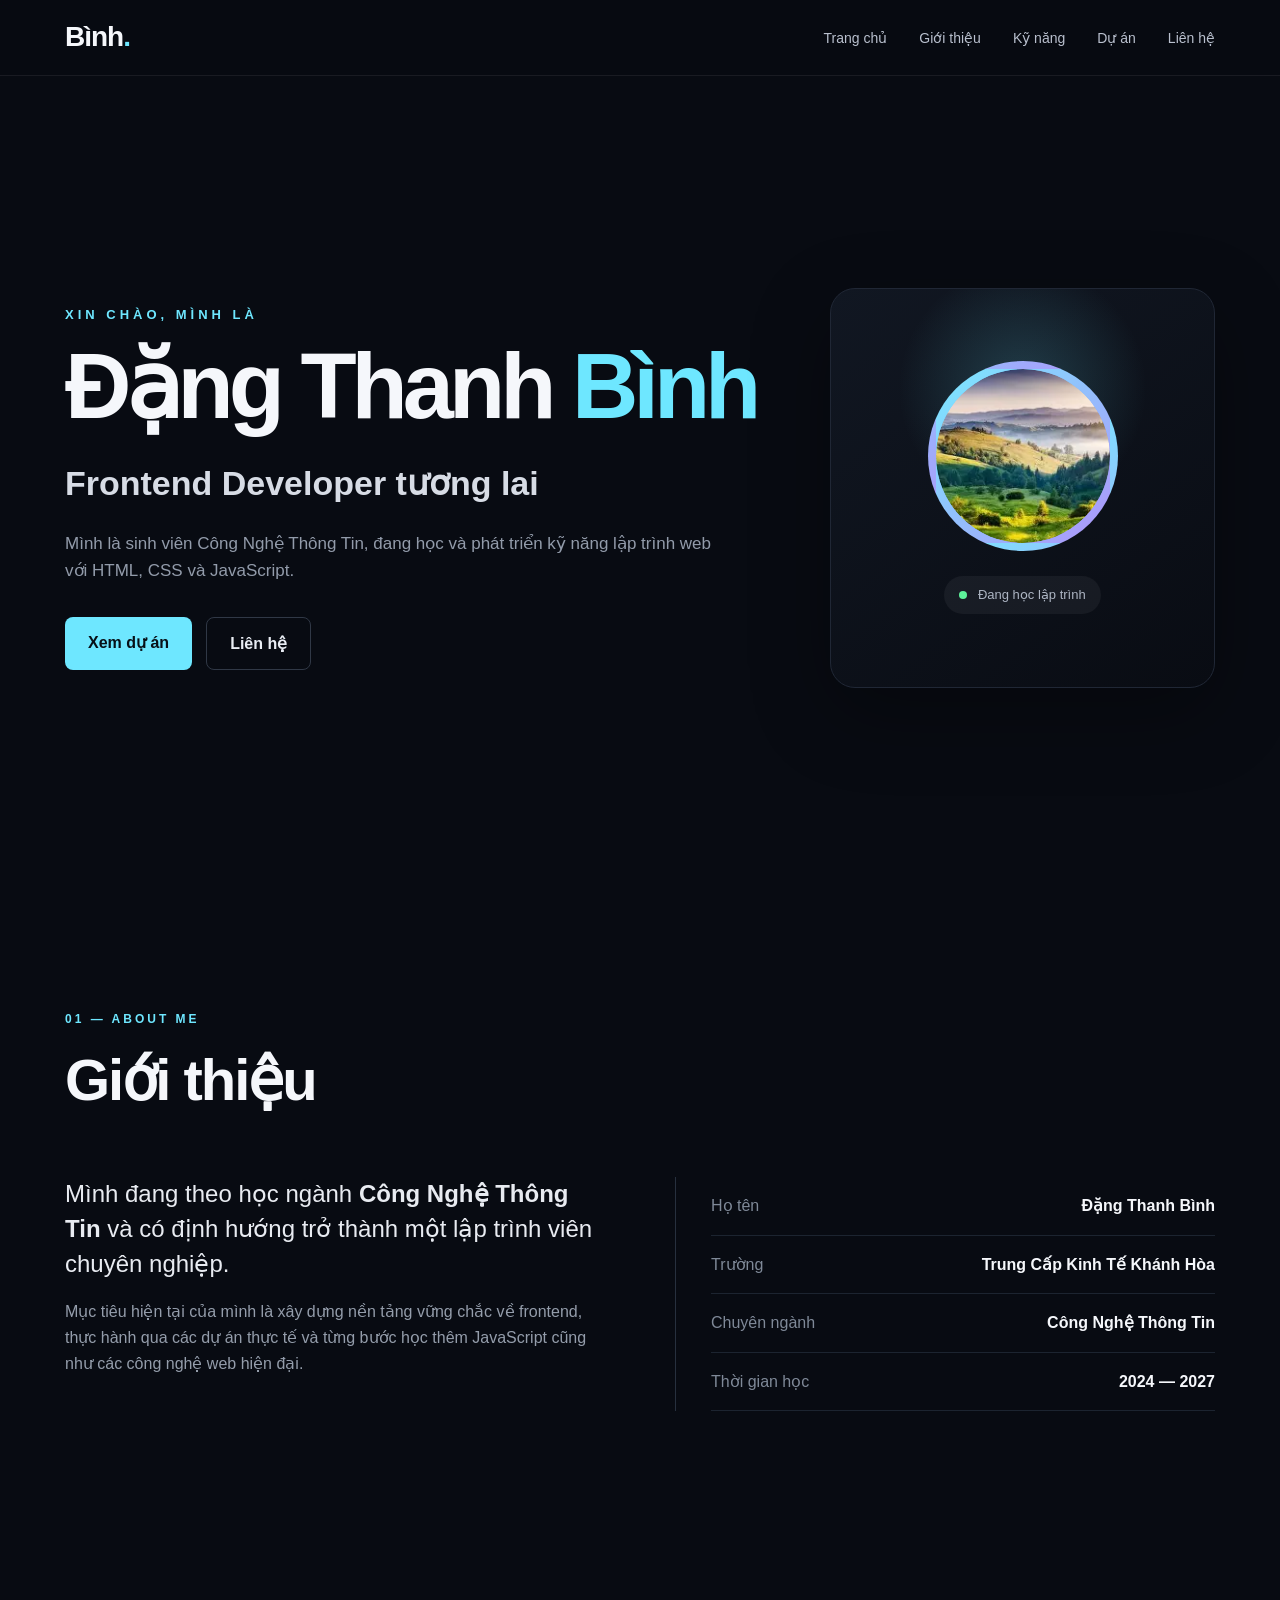
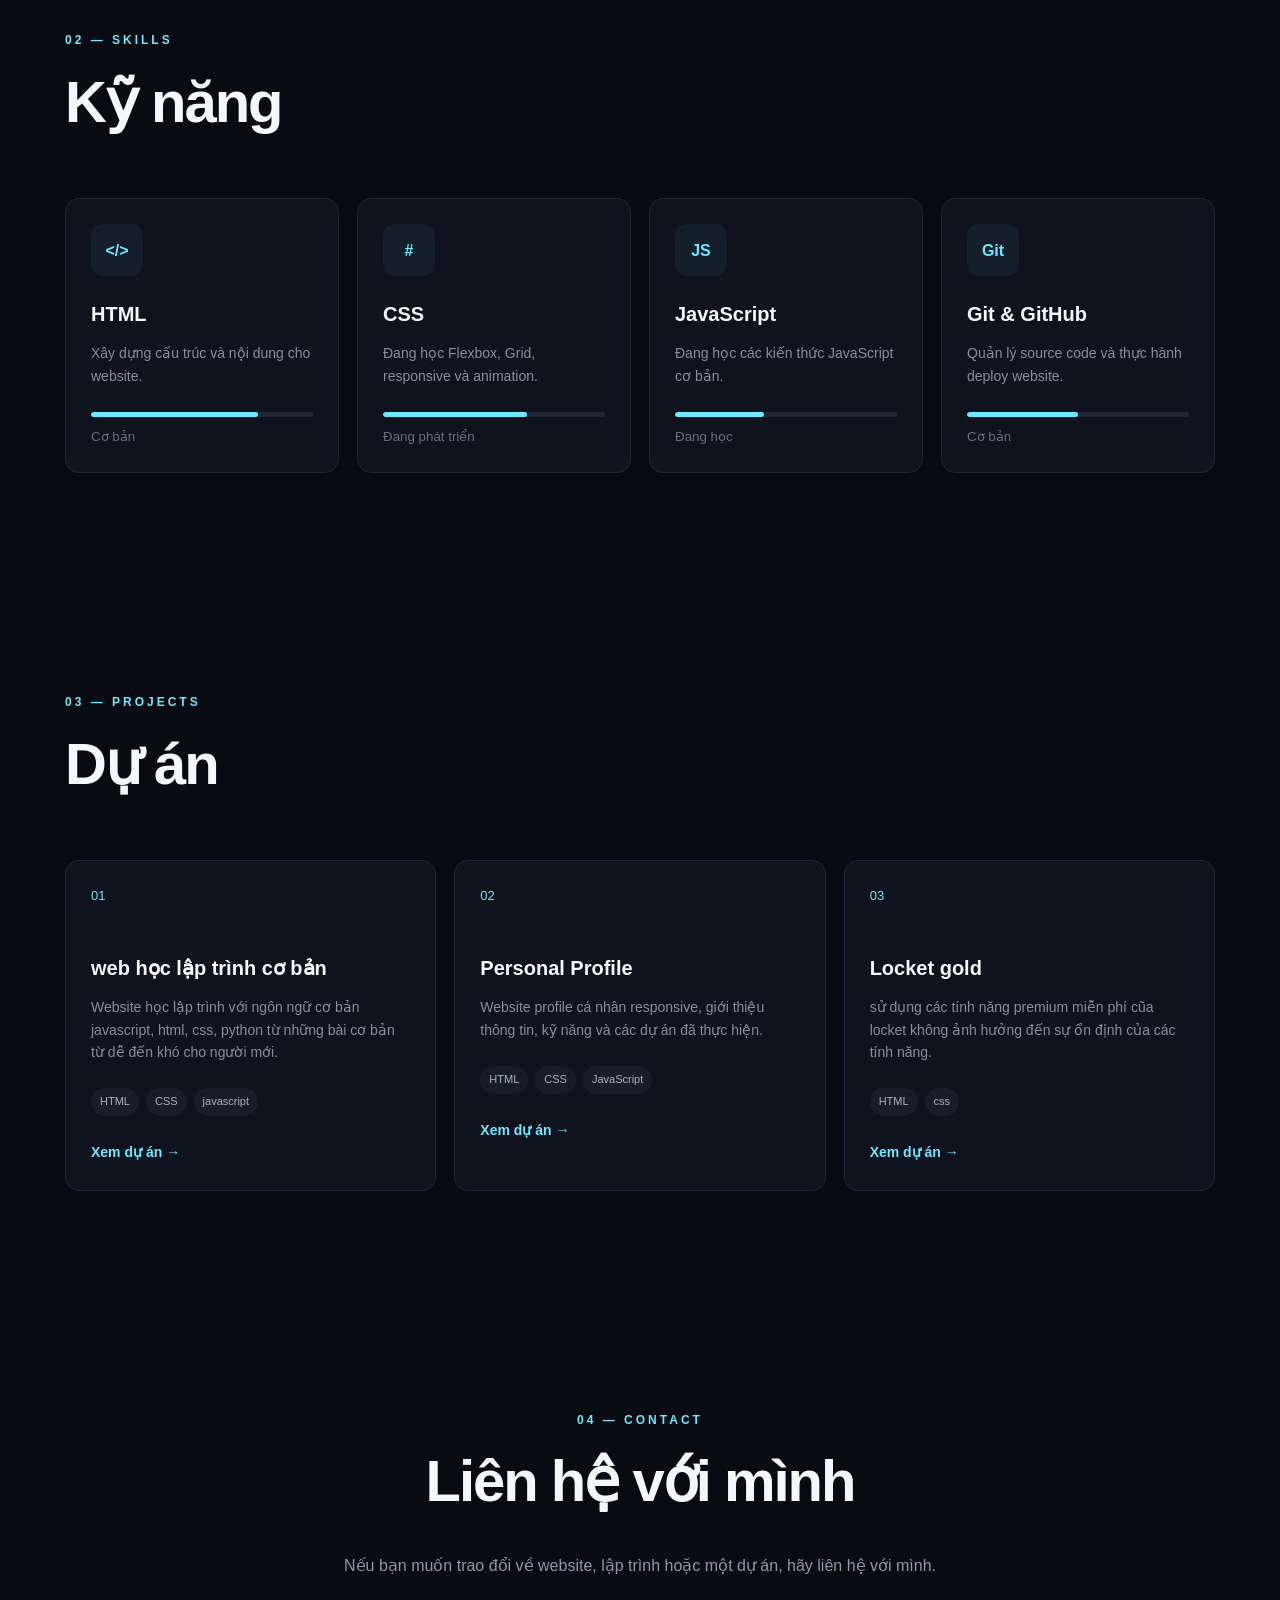
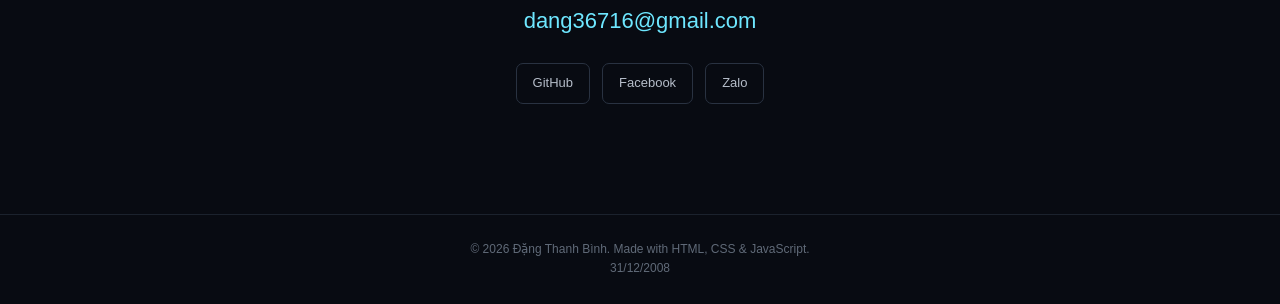
<file: html/index.html>
<!DOCTYPE html>
<html lang="vi">
<head>
    <meta charset="UTF-8">
    <meta name="viewport" content="width=device-width, initial-scale=1.0">
    <title>Đặng Thanh Bình | Profile</title>
    <link rel="stylesheet" href="style.css">
</head>
<body>
    <header class="header">
        <nav class="navbar">
            <a href="#home" class="logo">Bình<span>.</span></a>
            <button class="menu-btn" id="menuBtn" aria-label="Mở menu">☰</button>
            <ul class="nav-links" id="navLinks">
                <li><a href="#home">Trang chủ</a></li>
                <li><a href="#about">Giới thiệu</a></li>
                <li><a href="#skills">Kỹ năng</a></li>
                <li><a href="#projects">Dự án</a></li>
                <li><a href="#contact">Liên hệ</a></li>
            </ul>
        </nav>
    </header>

    <main>
        <section class="hero" id="home">
            <div class="hero-content">
                <p class="eyebrow">Xin chào, mình là</p>
                <h1>Đặng Thanh <span>Bình</span></h1>
                <h2>Frontend Developer tương lai</h2>
                <p class="hero-text">
                    Mình là sinh viên Công Nghệ Thông Tin, đang học và phát triển
                    kỹ năng lập trình web với HTML, CSS và JavaScript.
                </p>
                <div class="hero-buttons">
                    <a href="#projects" class="btn primary">Xem dự án</a>
                    <a href="#contact" class="btn secondary">Liên hệ</a>
                </div>
            </div>

            <div class="profile-card">
                <div class="avatar">
                    <img src="avatar.jpg.jpg" alt="Đặng Thanh Bình"></div>
                <div class="status"><span></span> Đang học lập trình</div>
            </div>
        </section>

        <section class="section" id="about">
            <div class="section-title">
                <p>01 — ABOUT ME</p>
                <h2>Giới thiệu</h2>
            </div>

            <div class="about-grid">
                <div>
                    <p class="large-text">
                        Mình đang theo học ngành <strong>Công Nghệ Thông Tin</strong>
                        và có định hướng trở thành một lập trình viên chuyên nghiệp.
                    </p>
                    <p>
                        Mục tiêu hiện tại của mình là xây dựng nền tảng vững chắc về
                        frontend, thực hành qua các dự án thực tế và từng bước học
                        thêm JavaScript cũng như các công nghệ web hiện đại.
                    </p>
                </div>

                <div class="info-box">
                    <div><span>Họ tên</span><strong>Đặng Thanh Bình</strong></div>
                    <div><span>Trường</span><strong>Trung Cấp Kinh Tế Khánh Hòa</strong></div>
                    <div><span>Chuyên ngành</span><strong>Công Nghệ Thông Tin</strong></div>
                    <div><span>Thời gian học</span><strong>2024 — 2027</strong></div>
                </div>
            </div>
        </section>

        <section class="section" id="skills">
            <div class="section-title">
                <p>02 — SKILLS</p>
                <h2>Kỹ năng</h2>
            </div>

            <div class="skills-grid">
                <article class="skill-card">
                    <div class="skill-icon">&lt;/&gt;</div>
                    <h3>HTML</h3>
                    <p>Xây dựng cấu trúc và nội dung cho website.</p>
                    <div class="progress"><span style="width: 75%"></span></div>
                    <small>Cơ bản</small>
                </article>

                <article class="skill-card">
                    <div class="skill-icon">#</div>
                    <h3>CSS</h3>
                    <p>Đang học Flexbox, Grid, responsive và animation.</p>
                    <div class="progress"><span style="width: 65%"></span></div>
                    <small>Đang phát triển</small>
                </article>

                <article class="skill-card">
                    <div class="skill-icon">JS</div>
                    <h3>JavaScript</h3>
                    <p>Đang học các kiến thức JavaScript cơ bản.</p>
                    <div class="progress"><span style="width: 40%"></span></div>
                    <small>Đang học</small>
                </article>

                <article class="skill-card">
                    <div class="skill-icon">Git</div>
                    <h3>Git & GitHub</h3>
                    <p>Quản lý source code và thực hành deploy website.</p>
                    <div class="progress"><span style="width: 50%"></span></div>
                    <small>Cơ bản</small>
                </article>
            </div>
        </section>

        <section class="section" id="projects">
            <div class="section-title">
                <p>03 — PROJECTS</p>
                <h2>Dự án</h2>
            </div>

            <div class="projects-grid">
                <article class="project-card">
                    <div class="project-number">01</div>
                    <h3>web học lập trình cơ bản</h3>
                    <p>
                        Website học lập trình với ngôn ngữ cơ bản javascript, html, css, python
                        từ những bài cơ bản từ dễ đến khó cho người mới.
                    </p>
                    <div class="tags"> 
                        <span>HTML</span><span>CSS</span><span>javascript</span>
                    </div>
                    <a href="https://github.com/dangthanhbinh091/wedcode.git" class="project-link">Xem dự án →</a>
                </article>

                <article class="project-card">
                    <div class="project-number">02</div>
                    <h3>Personal Profile</h3>
                    <p>
                        Website profile cá nhân responsive, giới thiệu
                        thông tin, kỹ năng và các dự án đã thực hiện.
                    </p>
                    <div class="tags">
                        <span>HTML</span><span>CSS</span><span>JavaScript</span>
                    </div>
                    <a href="https://dangthanhbinh091.github.io/profile/" class="project-link">Xem dự án →</a>
                </article>

                <article class="project-card">
                    <div class="project-number">03</div>
                    <h3>Locket gold</h3>
                    <p>
                        sử dụng các tính năng premium miễn phí cũa locket không 
                        ảnh hưởng đến sự ổn định của các tính năng.
                    </p>
                    <div class="tags">
                        <span>HTML</span><span>css</span>
                    </div>
                    <a href="https://github.com/dangthanhbinh091/locketgold.git" class="project-link">Xem dự án →</a>
                </article>
            </div>
        </section>

        <section class="contact section" id="contact">
            <div class="contact-content">
                <div class="section-title">
                    <p>04 — CONTACT</p>
                    <h2>Liên hệ với mình</h2>
                </div>
                <p>
                    Nếu bạn muốn trao đổi về website, lập trình hoặc một dự án,
                    hãy liên hệ với mình.
                </p>
                <a class="email" href="mailto:dang36716@gmail.com">dang36716@gmail.com</a>

                <div class="socials">
                    <a href="https://github.com/dangthanhbinh091" target="_blank">GitHub</a>
                    <a href="https://www.facebook.com/angbinh.105888" target="_blank">Facebook</a>
                    <a href="https://chat.zalo.me/" target="_blank">Zalo</a>
                </div>
            </div>
        </section>
    </main>

    <footer>
        <p>© <span id="year"></span> Đặng Thanh Bình. Made with HTML, CSS & JavaScript.</p>
        <p>31/12/2008</p>
    </footer>

    <script src="script.js"></script>
</body>
</html>
</file>
<file: html/style.css>
* {
    margin: 0;
    padding: 0;
    box-sizing: border-box;
}

html {
    scroll-behavior: smooth;
}

body {
    font-family: Arial, Helvetica, sans-serif;
    background: #080b12;
    color: #f5f7fb;
    line-height: 1.6;
}

a {
    color: inherit;
    text-decoration: none;
}

.header {
    position: fixed;
    top: 0;
    left: 0;
    width: 100%;
    z-index: 1000;
    background: rgba(8, 11, 18, 0.8);
    backdrop-filter: blur(14px);
    border-bottom: 1px solid rgba(255,255,255,0.07);
}

.navbar {
    width: min(1150px, 92%);
    margin: auto;
    height: 75px;
    display: flex;
    align-items: center;
    justify-content: space-between;
}

.logo {
    font-size: 28px;
    font-weight: 800;
    letter-spacing: -1px;
}

.logo span,
.hero h1 span,
.eyebrow,
.section-title p {
    color: #6ee7ff;
}

.nav-links {
    display: flex;
    list-style: none;
    gap: 32px;
}

.nav-links a {
    color: #b9c0ce;
    font-size: 14px;
    transition: 0.3s;
}

.nav-links a:hover {
    color: #6ee7ff;
}

.menu-btn {
    display: none;
    border: 0;
    background: transparent;
    color: white;
    font-size: 28px;
    cursor: pointer;
}

.hero {
    min-height: 100vh;
    width: min(1150px, 92%);
    margin: auto;
    display: grid;
    grid-template-columns: 1.3fr 0.7fr;
    align-items: center;
    gap: 50px;
    padding-top: 75px;
}

.eyebrow {
    text-transform: uppercase;
    font-size: 13px;
    letter-spacing: 4px;
    font-weight: bold;
    margin-bottom: 15px;
}

.hero h1 {
    font-size: clamp(50px, 8vw, 92px);
    line-height: 0.98;
    letter-spacing: -5px;
}

.hero h2 {
    margin-top: 25px;
    font-size: clamp(22px, 3vw, 34px);
    color: #d7dce5;
}

.hero-text {
    max-width: 650px;
    margin-top: 20px;
    color: #929baa;
    font-size: 17px;
}

.hero-buttons {
    display: flex;
    gap: 14px;
    margin-top: 32px;
}

.btn {
    padding: 13px 23px;
    border-radius: 8px;
    font-weight: bold;
    transition: 0.3s;
}

.btn.primary {
    background: #6ee7ff;
    color: #071017;
}

.btn.primary:hover {
    transform: translateY(-3px);
    box-shadow: 0 10px 30px rgba(110,231,255,0.2);
}

.btn.secondary {
    border: 1px solid #303846;
    color: #e9edf4;
}

.btn.secondary:hover {
    border-color: #6ee7ff;
    color: #6ee7ff;
}

.profile-card {
    min-height: 400px;
    border: 1px solid #202735;
    border-radius: 25px;
    background:
        radial-gradient(circle at 50% 25%, rgba(110,231,255,0.2), transparent 35%),
        linear-gradient(145deg, #111722, #090c13);
    display: flex;
    align-items: center;
    justify-content: center;
    flex-direction: column;
    box-shadow: 0 25px 80px rgba(0,0,0,0.3);
}

.avatar {
    width: 190px;
    height: 190px;
    border-radius: 50%;
    display: grid;
    place-items: center;
    font-size: 48px;
    font-weight: 800;
    color: #081016;
    background: linear-gradient(135deg, #6ee7ff, #a78bfa);
    border: 8px solid rgba(255,255,255,0.08);
}

.status {
    margin-top: 25px;
    padding: 9px 15px;
    border-radius: 30px;
    background: rgba(255,255,255,0.05);
    color: #adb5c3;
    font-size: 13px;
}

.status span {
    display: inline-block;
    width: 8px;
    height: 8px;
    background: #5df29a;
    border-radius: 50%;
    margin-right: 7px;
}

.section {
    width: min(1150px, 92%);
    margin: auto;
    padding: 110px 0;
}

.section-title p {
    font-size: 12px;
    letter-spacing: 3px;
    font-weight: bold;
}

.section-title h2 {
    font-size: clamp(38px, 5vw, 58px);
    letter-spacing: -2px;
    margin-top: 5px;
}

.about-grid {
    margin-top: 50px;
    display: grid;
    grid-template-columns: 1fr 1fr;
    gap: 70px;
}

.about-grid p {
    color: #949dab;
    margin-bottom: 18px;
}

.about-grid .large-text {
    color: #e8ebf1;
    font-size: 24px;
    line-height: 1.45;
}

.info-box {
    border-left: 1px solid #27303e;
    padding-left: 35px;
}

.info-box div {
    padding: 16px 0;
    border-bottom: 1px solid #1c2430;
    display: flex;
    justify-content: space-between;
    gap: 20px;
}

.info-box span {
    color: #7f8998;
}

.info-box strong {
    text-align: right;
}

.skills-grid,
.projects-grid {
    margin-top: 50px;
    display: grid;
    grid-template-columns: repeat(4, 1fr);
    gap: 18px;
}

.skill-card,
.project-card {
    background: #0e131d;
    border: 1px solid #202735;
    border-radius: 14px;
    padding: 25px;
    transition: 0.3s;
}

.skill-card:hover,
.project-card:hover {
    transform: translateY(-6px);
    border-color: #3b8da0;
}

.skill-icon {
    height: 52px;
    width: 52px;
    display: grid;
    place-items: center;
    border-radius: 12px;
    background: #151e2b;
    color: #6ee7ff;
    font-weight: 800;
    margin-bottom: 22px;
}

.skill-card h3,
.project-card h3 {
    font-size: 20px;
}

.skill-card p,
.project-card p {
    color: #858f9e;
    font-size: 14px;
    margin: 12px 0 25px;
}

.progress {
    height: 5px;
    background: #202735;
    border-radius: 20px;
    overflow: hidden;
}

.progress span {
    display: block;
    height: 100%;
    background: #6ee7ff;
    border-radius: inherit;
}

.skill-card small {
    display: block;
    margin-top: 9px;
    color: #657080;
}

.projects-grid {
    grid-template-columns: repeat(3, 1fr);
}

.project-number {
    color: #6ee7ff;
    font-size: 13px;
    margin-bottom: 45px;
}

.tags {
    display: flex;
    flex-wrap: wrap;
    gap: 7px;
}

.tags span {
    font-size: 11px;
    padding: 5px 9px;
    border-radius: 20px;
    background: #171e2a;
    color: #a8b1bf;
}

.project-link {
    display: inline-block;
    margin-top: 25px;
    color: #6ee7ff;
    font-size: 14px;
    font-weight: bold;
}

.contact {
    text-align: center;
}

.contact-content {
    max-width: 700px;
    margin: auto;
}

.contact .section-title {
    margin-bottom: 25px;
}

.contact-content > p {
    color: #8e98a8;
}

.email {
    display: inline-block;
    margin: 25px 0;
    color: #6ee7ff;
    font-size: 22px;
}

.socials {
    display: flex;
    justify-content: center;
    gap: 12px;
}

.socials a {
    padding: 9px 16px;
    border: 1px solid #293241;
    border-radius: 7px;
    color: #b5bdc9;
    font-size: 13px;
    transition: 0.3s;
}

.socials a:hover {
    color: #6ee7ff;
    border-color: #6ee7ff;
}

footer {
    border-top: 1px solid #1b222d;
    padding: 25px;
    text-align: center;
    color: #606a78;
    font-size: 12px;
}

@media (max-width: 850px) {
    .menu-btn {
        display: block;
    }

    .nav-links {
        position: absolute;
        top: 75px;
        left: 0;
        width: 100%;
        display: none;
        flex-direction: column;
        gap: 0;
        background: #0b0f16;
        border-bottom: 1px solid #202735;
    }

    .nav-links.active {
        display: flex;
    }

    .nav-links li a {
        display: block;
        padding: 15px 5%;
        border-top: 1px solid #171d27;
    }

    .hero {
        grid-template-columns: 1fr;
        padding-top: 130px;
        padding-bottom: 70px;
    }

    .profile-card {
        min-height: 330px;
    }

    .about-grid {
        grid-template-columns: 1fr;
        gap: 30px;
    }

    .skills-grid {
        grid-template-columns: repeat(2, 1fr);
    }

    .projects-grid {
        grid-template-columns: 1fr;
    }
}

@media (max-width: 500px) {
    .hero h1 {
        font-size: 48px;
        letter-spacing: -3px;
    }

    .hero-buttons {
        flex-direction: column;
    }

    .btn {
        text-align: center;
    }

    .skills-grid {
        grid-template-columns: 1fr;
    }

    .info-box {
        padding-left: 15px;
    }

    .info-box div {
        flex-direction: column;
        gap: 4px;
    }

    .info-box strong {
        text-align: left;
    }

    .email {
        font-size: 17px;
    }
}
.avatar {
    overflow: hidden;
}

.avatar img {
    width: 100%;
    height: 100%;
    object-fit: cover;
    border-radius: inherit;
}
</file>
